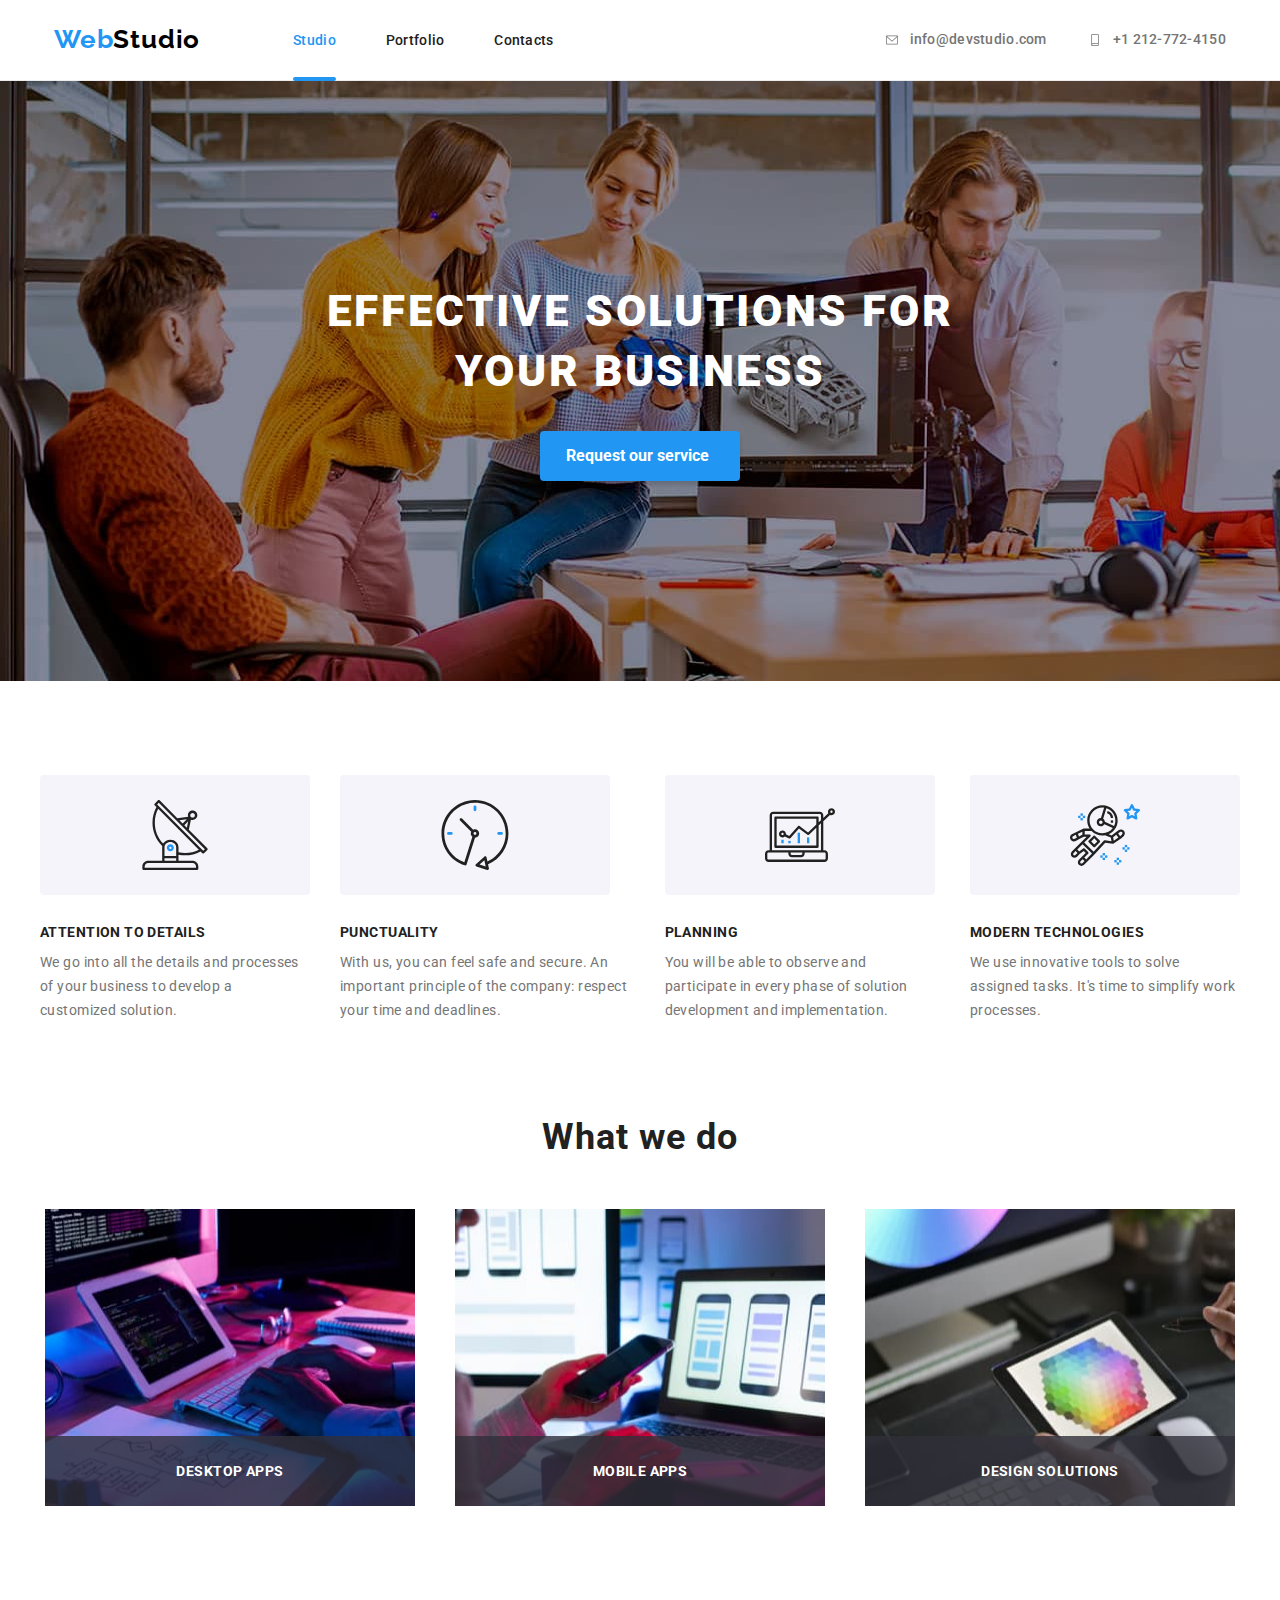
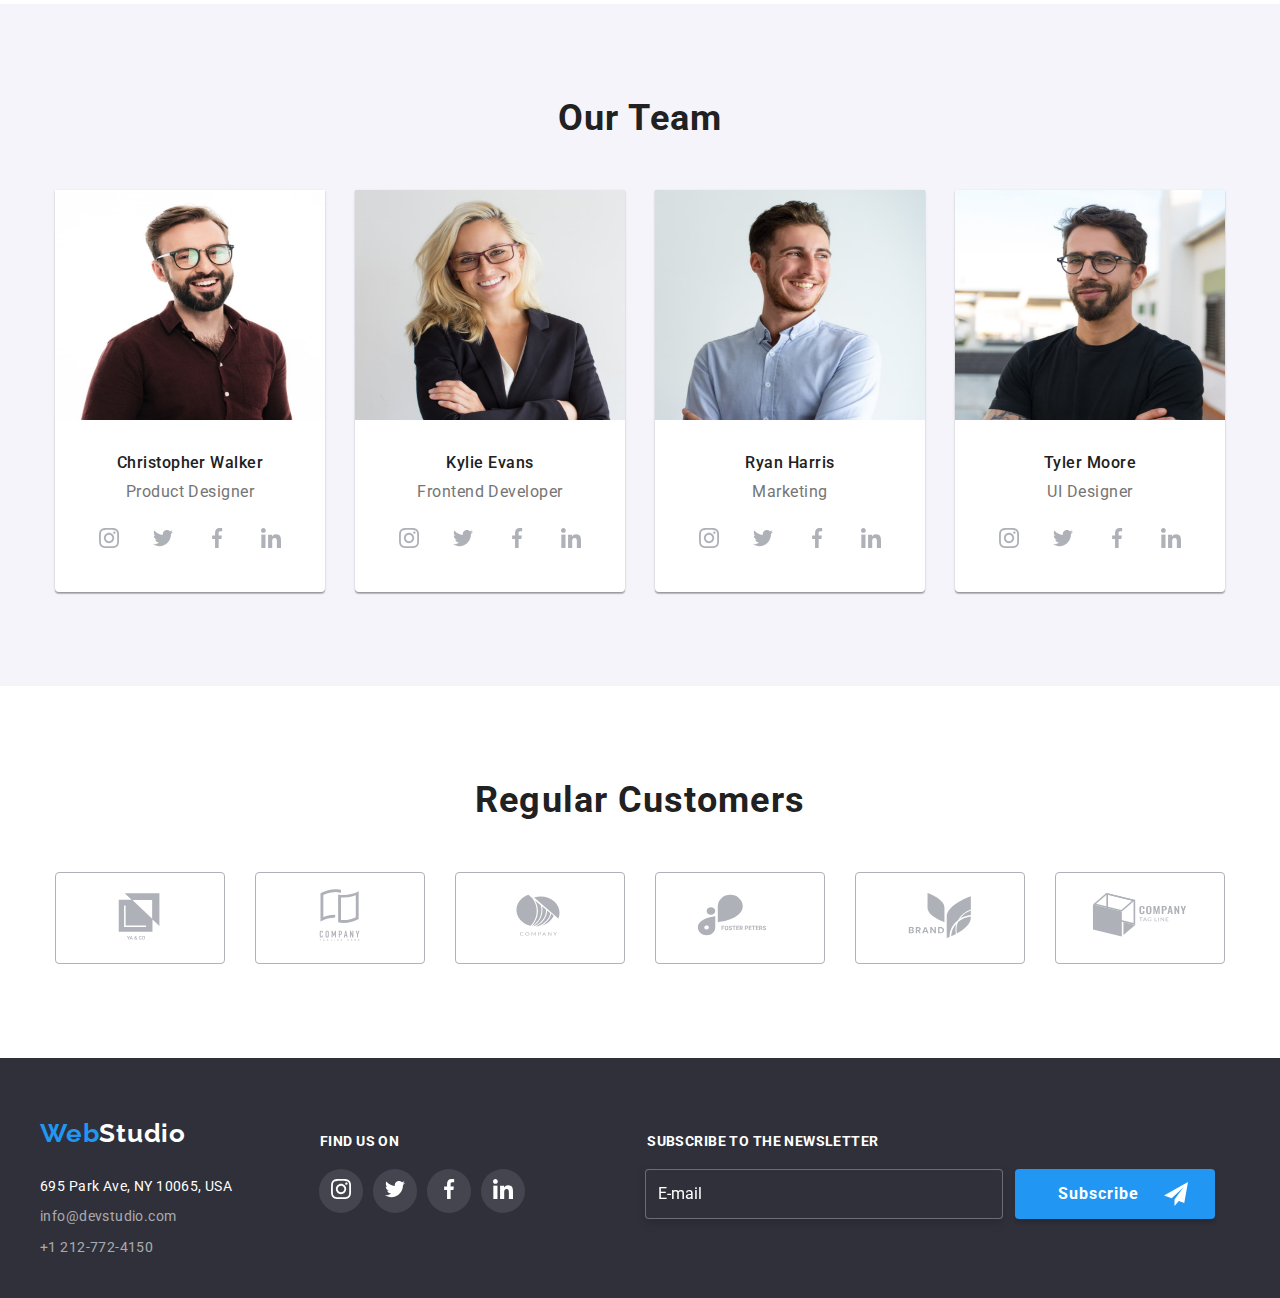
<file: index.html>
<!DOCTYPE html>
<html lang="en">
    <head>
        <meta charset="UTF-8" />

        <link
            rel="stylesheet"
            href="https://cdnjs.cloudflare.com/ajax/libs/modern-normalize/1.0.0/modern-normalize.min.css"
        />
        <link rel="preconnect" href="https://fonts.googleapis.com" />
        <link rel="preconnect" href="https://fonts.gstatic.com" crossorigin />
        <link
            href="https://fonts.googleapis.com/css2?family=Raleway:wght@700&family=Roboto:wght@400;500;700;900&display=swap"
            rel="stylesheet"
        />
        <link rel="stylesheet" href="css/styles.css" />
        <link rel="stylesheet" href="css/main.min.css" />
        <title>Web Studio</title>
    </head>
    <body>
        <!-- MODAL -->
        <div class="modal is-hidden" data-modal>
            <div class="inner-div">
                <button class="modal__close-button" data-modal-close>
                    <svg width="11" height="11">
                        <use href="images/symbols.svg#icon-X"></use>
                    </svg>
                </button>
                <h2 class="modal__title">
                    Leave your information and we'll call you back
                </h2>
                <form name="contact-form" class="modal__contact-form">
                    <label class="modal__form-item">
                        Name
                        <input
                            class="modal__contact-input"
                            type="text"
                            name="name"
                        />
                        <svg class="modal__svg" width="12" height="12">
                            <use href="images/symbols.svg#icon-contact2"></use>
                        </svg>
                    </label>
                    <label class="modal__form-item">
                        Telephone
                        <input
                            class="modal__contact-input"
                            type="tel"
                            name="telephone"
                        />
                        <svg class="modal__svg" width="12" height="12">
                            <use href="images/symbols.svg#icon-phone2"></use>
                        </svg>
                    </label>
                    <label class="modal__form-item">
                        E-mail
                        <input
                            class="modal__contact-input"
                            type="email"
                            name="email"
                        />
                        <svg class="modal__svg" width="12" height="12">
                            <use href="images/symbols.svg#icon-mail2"></use>
                        </svg>
                    </label>
                    <label class="modal__form-item">
                        Comments
                        <textarea
                            class="modal__text-area"
                            name="comments"
                            rows="6"
                            placeholder="Enter the text"
                        >
                        </textarea>
                    </label>
                    <label class="modal__checkbox">
                        <input type="checkbox" />
                        <span class="modal__replace-checkbox">
                            <svg class="check" width="11" height="8">
                                <use href="images/symbols.svg#icon-check"></use>
                            </svg>
                        </span>
                        <p>
                            I agree with the letter and accept the
                            <a href="#">Terms and Conditions</a>
                        </p>
                    </label>
                    <label class="modal__button">
                        <button class="modal__send-button" type="submit">
                            Send
                        </button>
                    </label>
                </form>
            </div>
        </div>
        <!-- HEADER SECTION -->
        <div class="header__container">
            <div class="container">
                <header class="header">
                    <a class="header__logo-1" href="#"
                        ><span class="header__logo-2">Web</span>Studio</a
                    >
                    <!-- NAVIGATION SECTION -->
                    <nav class="header__navigation">
                        <ul class="navigation-list unstyled-list">
                            <li class="navigation-list__item">
                                <a class="navigation-list__link active" href="#"
                                    >Studio</a
                                >
                            </li>
                            <li class="navigation-list__item">
                                <a
                                    class="navigation-list__link"
                                    href="portfolio.html"
                                    >Portfolio</a
                                >
                            </li>
                            <li class="navigation-list__item">
                                <a
                                    class="navigation-list__link"
                                    href="contacts.html"
                                    >Contacts</a
                                >
                            </li>
                        </ul>
                    </nav>
                    <!-- CONTACTS SECTION -->
                    <ul class="right-navigation unstyled-list">
                        <li>
                            <a
                                class="right-navigation__item mail--header"
                                href="mailto:info@devstudio.com"
                            >
                                <svg width="16" height="12">
                                    <use
                                        href="images/symbols.svg#icon-envelope"
                                    ></use>
                                </svg>
                                info@devstudio.com</a
                            >
                        </li>
                        <li>
                            <a
                                class="right-navigation__item phone--header"
                                href="tel:+12127724150"
                            >
                                <svg width="16" height="12">
                                    <use
                                        href="images/symbols.svg#icon-smartphone"
                                    ></use>
                                </svg>
                                +1 212-772-4150</a
                            >
                        </li>
                    </ul>
                </header>
            </div>
        </div>
        <main>
            <!-- REQUEST SECTION -->
            <section class="request-section">
                <h1 class="request-section__title">
                    EFFECTIVE SOLUTIONS FOR <br />
                    YOUR BUSINESS
                </h1>
                <button
                    data-modal-open
                    class="request-section__button"
                    type="button"
                >
                    Request our service
                </button>
            </section>
            <!-- STRENGHTS SECTION -->
            <div class="container">
                <section class="strenghts-section">
                    <ul class="strenghts-section__list unstyled-list">
                        <li class="strenghts__item">
                            <div class="strenghts__svg">
                                <svg height="70">
                                    <use
                                        href="images/symbols.svg#icon-antenna-1"
                                    ></use>
                                </svg>
                            </div>
                            <h2 class="strenghts__title">
                                ATTENTION TO DETAILS
                            </h2>
                            <p class="strenghts__text">
                                We go into all the details and processes of your
                                business to develop a customized solution.
                            </p>
                        </li>
                        <li class="strenghts__item">
                            <div class="strenghts__svg">
                                <svg height="70">
                                    <use
                                        href="images/symbols.svg#icon-clock-1"
                                    ></use>
                                </svg>
                            </div>
                            <h2 class="strenghts__title">PUNCTUALITY</h2>
                            <p class="strenghts__text">
                                With us, you can feel safe and secure. An
                                important principle of the company: respect your
                                time and deadlines.
                            </p>
                        </li>
                        <li class="strenghts__item">
                            <div class="strenghts__svg">
                                <svg height="70">
                                    <use
                                        href="images/symbols.svg#icon-diagram-1"
                                    ></use>
                                </svg>
                            </div>
                            <h2 class="strenghts__title">PLANNING</h2>
                            <p class="strenghts__text">
                                You will be able to observe and participate in
                                every phase of solution development and
                                implementation.
                            </p>
                        </li>
                        <li class="strenghts__item">
                            <div class="strenghts__svg">
                                <svg height="70">
                                    <use
                                        href="images/symbols.svg#icon-astronaut-1"
                                    ></use>
                                </svg>
                            </div>
                            <h2 class="strenghts__title">
                                MODERN TECHNOLOGIES
                            </h2>
                            <p class="strenghts__text">
                                We use innovative tools to solve assigned tasks.
                                It's time to simplify work processes.
                            </p>
                        </li>
                    </ul>
                </section>
                <!-- WHAT WE DO SECTION -->
                <section class="what-we-do">
                    <h2 class="what-we-do__title">What we do</h2>
                    <ul class="what-we-do__list unstyled-list">
                        <li>
                            <div class="what-we-do__container">
                                <div class="what-we-do__comment">
                                    <p>DESKTOP APPS</p>
                                </div>
                                <img
                                    width="370"
                                    height="297"
                                    src="images/img1.jpg"
                                    alt="Writing code on a PC"
                                />
                            </div>
                        </li>
                        <li>
                            <div class="what-we-do__container">
                                <div class="what-we-do__comment">
                                    <p>MOBILE APPS</p>
                                </div>
                                <img
                                    width="370"
                                    height="297"
                                    src="images/img2.jpg"
                                    alt="Coding on a
                                Laptop"
                                />
                            </div>
                        </li>
                        <li>
                            <div class="what-we-do__container">
                                <div class="what-we-do__comment">
                                    <p>DESIGN SOLUTIONS</p>
                                </div>
                                <img
                                    width="370"
                                    height="297"
                                    src="images/img3.jpg"
                                    alt="Styling on a
                                Tablet"
                                />
                            </div>
                        </li>
                    </ul>
                </section>
            </div>
            <!-- TEAM SECTION -->
            <section class="team-section">
                <h2 class="team-section__title">Our Team</h2>
                <div class="container">
                    <ul class="team-section__list unstyled-list">
                        <li class="team-section__card">
                            <img
                                class="team-section__img"
                                width="270"
                                height="260"
                                src="images/img4.jpg"
                                alt="Christopher Walker"
                            />
                            <h3 class="team-section__name">
                                Christopher Walker
                            </h3>
                            <p class="team-section__role">Product Designer</p>
                            <div class="team-section__social-icon-container">
                                <ul class="unstyled-list">
                                    <li class="team__social-icon">
                                        <a href="#">
                                            <svg
                                                class="team__icon-item"
                                                width="20"
                                                height="20"
                                            >
                                                <use
                                                    href="images/symbols.svg#icon-instagram-2"
                                                ></use>
                                            </svg>
                                        </a>
                                    </li>
                                    <li class="team__social-icon">
                                        <a href="#">
                                            <svg
                                                class="team__icon-item"
                                                width="20"
                                                height="20"
                                            >
                                                <use
                                                    href="images/symbols.svg#icon-twitter-1"
                                                ></use>
                                            </svg>
                                        </a>
                                    </li>
                                    <li class="team__social-icon">
                                        <a href="#">
                                            <svg
                                                class="team__icon-item"
                                                width="20"
                                                height="20"
                                            >
                                                <use
                                                    href="images/symbols.svg#icon-facebook-1"
                                                ></use>
                                            </svg>
                                        </a>
                                    </li>
                                    <li class="team__social-icon">
                                        <a href="#">
                                            <svg
                                                class="team__icon-item"
                                                width="20"
                                                height="20"
                                            >
                                                <use
                                                    href="images/symbols.svg#icon-linkedin-1"
                                                ></use>
                                            </svg>
                                        </a>
                                    </li>
                                </ul>
                            </div>
                        </li>
                        <li class="team-section__card">
                            <img
                                class="team-section__img"
                                width="270"
                                height="260"
                                src="images/img5.jpg"
                                alt="Kylie Evans"
                            />
                            <h3 class="team-section__name">Kylie Evans</h3>
                            <p class="team-section__role">Frontend Developer</p>
                            <div class="team-section__social-icon-container">
                                <ul class="unstyled-list">
                                    <li class="team__social-icon">
                                        <a href="#">
                                            <svg
                                                class="team__icon-item"
                                                width="20"
                                                height="20"
                                            >
                                                <use
                                                    href="images/symbols.svg#icon-instagram-2"
                                                ></use>
                                            </svg>
                                        </a>
                                    </li>
                                    <li class="team__social-icon">
                                        <a href="#">
                                            <svg
                                                class="team__icon-item"
                                                width="20"
                                                height="20"
                                            >
                                                <use
                                                    href="images/symbols.svg#icon-twitter-1"
                                                ></use>
                                            </svg>
                                        </a>
                                    </li>
                                    <li class="team__social-icon">
                                        <a href="#">
                                            <svg
                                                class="team__icon-item"
                                                width="20"
                                                height="20"
                                            >
                                                <use
                                                    href="images/symbols.svg#icon-facebook-1"
                                                ></use>
                                            </svg>
                                        </a>
                                    </li>
                                    <li class="team__social-icon">
                                        <a href="#">
                                            <svg
                                                class="team__icon-item"
                                                width="20"
                                                height="20"
                                            >
                                                <use
                                                    href="images/symbols.svg#icon-linkedin-1"
                                                ></use>
                                            </svg>
                                        </a>
                                    </li>
                                </ul>
                            </div>
                        </li>
                        <li class="team-section__card">
                            <img
                                class="team-section__img"
                                width="270"
                                height="260"
                                src="images/img6.jpg"
                                alt="Ryan Harris"
                            />
                            <h3 class="team-section__name">Ryan Harris</h3>
                            <p class="team-section__role">Marketing</p>
                            <div class="team-section__social-icon-container">
                                <ul class="unstyled-list">
                                    <li class="team__social-icon">
                                        <a href="#">
                                            <svg
                                                class="team__icon-item"
                                                width="20"
                                                height="20"
                                            >
                                                <use
                                                    href="images/symbols.svg#icon-instagram-2"
                                                ></use>
                                            </svg>
                                        </a>
                                    </li>
                                    <li class="team__social-icon">
                                        <a href="#">
                                            <svg
                                                class="team__icon-item"
                                                width="20"
                                                height="20"
                                            >
                                                <use
                                                    href="images/symbols.svg#icon-twitter-1"
                                                ></use>
                                            </svg>
                                        </a>
                                    </li>
                                    <li class="team__social-icon">
                                        <a href="#">
                                            <svg
                                                class="team__icon-item"
                                                width="20"
                                                height="20"
                                            >
                                                <use
                                                    href="images/symbols.svg#icon-facebook-1"
                                                ></use>
                                            </svg>
                                        </a>
                                    </li>
                                    <li class="team__social-icon">
                                        <a href="#">
                                            <svg
                                                class="team__icon-item"
                                                width="20"
                                                height="20"
                                            >
                                                <use
                                                    href="images/symbols.svg#icon-linkedin-1"
                                                ></use>
                                            </svg>
                                        </a>
                                    </li>
                                </ul>
                            </div>
                        </li>
                        <li class="team-section__card">
                            <img
                                class="team-section__img"
                                width="270"
                                height="260"
                                src="images/img7.jpg"
                                alt="Tyler Moore"
                            />
                            <h3 class="team-section__name">Tyler Moore</h3>
                            <p class="team-section__role">UI Designer</p>
                            <div class="team-section__social-icon-container">
                                <ul class="unstyled-list">
                                    <li class="team__social-icon">
                                        <a href="#">
                                            <svg
                                                class="team__icon-item"
                                                width="20"
                                                height="20"
                                            >
                                                <use
                                                    href="images/symbols.svg#icon-instagram-2"
                                                ></use>
                                            </svg>
                                        </a>
                                    </li>
                                    <li class="team__social-icon">
                                        <a href="#">
                                            <svg
                                                class="team__icon-item"
                                                width="20"
                                                height="20"
                                            >
                                                <use
                                                    href="images/symbols.svg#icon-twitter-1"
                                                ></use>
                                            </svg>
                                        </a>
                                    </li>
                                    <li class="team__social-icon">
                                        <a href="#">
                                            <svg
                                                class="team__icon-item"
                                                width="20"
                                                height="20"
                                            >
                                                <use
                                                    href="images/symbols.svg#icon-facebook-1"
                                                ></use>
                                            </svg>
                                        </a>
                                    </li>
                                    <li class="team__social-icon">
                                        <a href="#">
                                            <svg
                                                class="team__icon-item"
                                                width="20"
                                                height="20"
                                            >
                                                <use
                                                    href="images/symbols.svg#icon-linkedin-1"
                                                ></use>
                                            </svg>
                                        </a>
                                    </li>
                                </ul>
                            </div>
                        </li>
                    </ul>
                </div>
            </section>
            <!-- CUSTOMER SECTION -->
            <div class="container">
                <section class="customer-section">
                    <h2 class="customer-section__title">Regular Customers</h2>
                    <ul class="customer-section__list unstyled-list">
                        <li class="customer-section__items">
                            <a href="#">
                                <svg width="106" height="60">
                                    <use
                                        class="customer-section__icon"
                                        href="images/symbols.svg#icon-customer-1"
                                    ></use>
                                </svg>
                            </a>
                        </li>
                        <li class="customer-section__items">
                            <a href="#">
                                <svg width="106" height="60">
                                    <use
                                        class="customer-section__icon"
                                        href="images/symbols.svg#icon-customer-2"
                                    ></use>
                                </svg>
                            </a>
                        </li>
                        <li class="customer-section__items">
                            <a href="#">
                                <svg class="" width="106" height="60">
                                    <use
                                        class="customer-section__icon"
                                        href="images/symbols.svg#icon-customer-3"
                                    ></use>
                                </svg>
                            </a>
                        </li>
                        <li class="customer-section__items">
                            <a href="#">
                                <svg class="" width="106" height="60">
                                    <use
                                        class="customer-section__icon"
                                        href="images/symbols.svg#icon-customer-4"
                                    ></use>
                                </svg>
                            </a>
                        </li>
                        <li class="customer-section__items">
                            <a href="#">
                                <svg class="" width="106" height="60">
                                    <use
                                        class="customer-section__icon"
                                        href="images/symbols.svg#icon-customer-5"
                                    ></use>
                                </svg>
                            </a>
                        </li>
                        <li class="customer-section__items">
                            <a href="#">
                                <svg class="" width="106" height="60">
                                    <use
                                        class="customer-section__icon"
                                        href="images/symbols.svg#icon-customer-6"
                                    ></use>
                                </svg>
                            </a>
                        </li>
                    </ul>
                </section>
            </div>
        </main>
        <!-- FOOTER  -->
        <footer class="footer-section">
            <div class="container">
                <div class="footer-section__titles">
                    <a
                        class="footer-section__logo-1 footer-section--styles"
                        href="#"
                        ><span class="header__logo-2">Web</span>Studio</a
                    >
                    <h3 class="footer-section__svg-title">FIND US ON</h3>
                    <h3 class="footer-section__news">
                        SUBSCRIBE TO THE NEWSLETTER
                    </h3>
                </div>
                <address class="footer__container">
                    <ul class="footer__list unstyled-list">
                        <li class="footer__list-item">
                            <a class="address footer-section--styles" href=""
                                >695 Park Ave, NY 10065, USA</a
                            >
                        </li>
                        <li class="footer__list-item">
                            <a
                                class="email-footer footer-section--styles"
                                href="mailto:info@devstudio.com"
                                >info@devstudio.com</a
                            >
                        </li>
                        <li class="footer__list-item footer-phone">
                            <a
                                class="phone-nr-footer footer-section--styles"
                                href="tel:+12127724150"
                                >+1 212-772-4150</a
                            >
                        </li>
                    </ul>
                    <div>
                        <ul class="footer__icon-container unstyled-list">
                            <li
                                class="footer__icon-list footer__icon-background"
                            >
                                <a href="#">
                                    <svg
                                        class="footer__svg"
                                        width="20"
                                        height="20"
                                    >
                                        <use
                                            href="images/symbols.svg#icon-instagram-2"
                                        ></use>
                                    </svg>
                                </a>
                            </li>
                            <li
                                class="footer__icon-list footer__icon-background"
                            >
                                <a href="#">
                                    <svg
                                        class="footer__svg"
                                        width="20"
                                        height="20"
                                    >
                                        <use
                                            href="images/symbols.svg#icon-twitter-1"
                                        ></use>
                                    </svg>
                                </a>
                            </li>
                            <li
                                class="footer__icon-list footer__icon-background"
                            >
                                <a href="#">
                                    <svg
                                        class="footer__svg"
                                        width="20"
                                        height="20"
                                    >
                                        <use
                                            href="images/symbols.svg#icon-facebook-1"
                                        ></use>
                                    </svg>
                                </a>
                            </li>
                            <li
                                class="footer__icon-list footer__icon-background"
                            >
                                <a href="#">
                                    <svg
                                        class="footer__svg"
                                        width="20"
                                        height="20"
                                    >
                                        <use
                                            href="images/symbols.svg#icon-linkedin-1"
                                        ></use>
                                    </svg>
                                </a>
                            </li>
                        </ul>
                    </div>
                    <div>
                        <ul class="footer__news-container unstyled-list">
                            <li>
                                <input
                                    type="email"
                                    name="email"
                                    placeholder="E-mail"
                                    class="footer__e-mail-input"
                                />
                            </li>
                            <li>
                                <button
                                    class="footer__subscribe-button"
                                    type="submit"
                                >
                                    <h3>Subscribe</h3>
                                    <svg
                                        class="footer__send-icon"
                                        width="24"
                                        height="24"
                                    >
                                        <use
                                            href="images/symbols.svg#icon-send"
                                        ></use>
                                    </svg>
                                </button>
                            </li>
                        </ul>
                    </div>
                </address>
            </div>
        </footer>
        <script src="./js/modal.js"></script>
    </body>
</html>
</file>
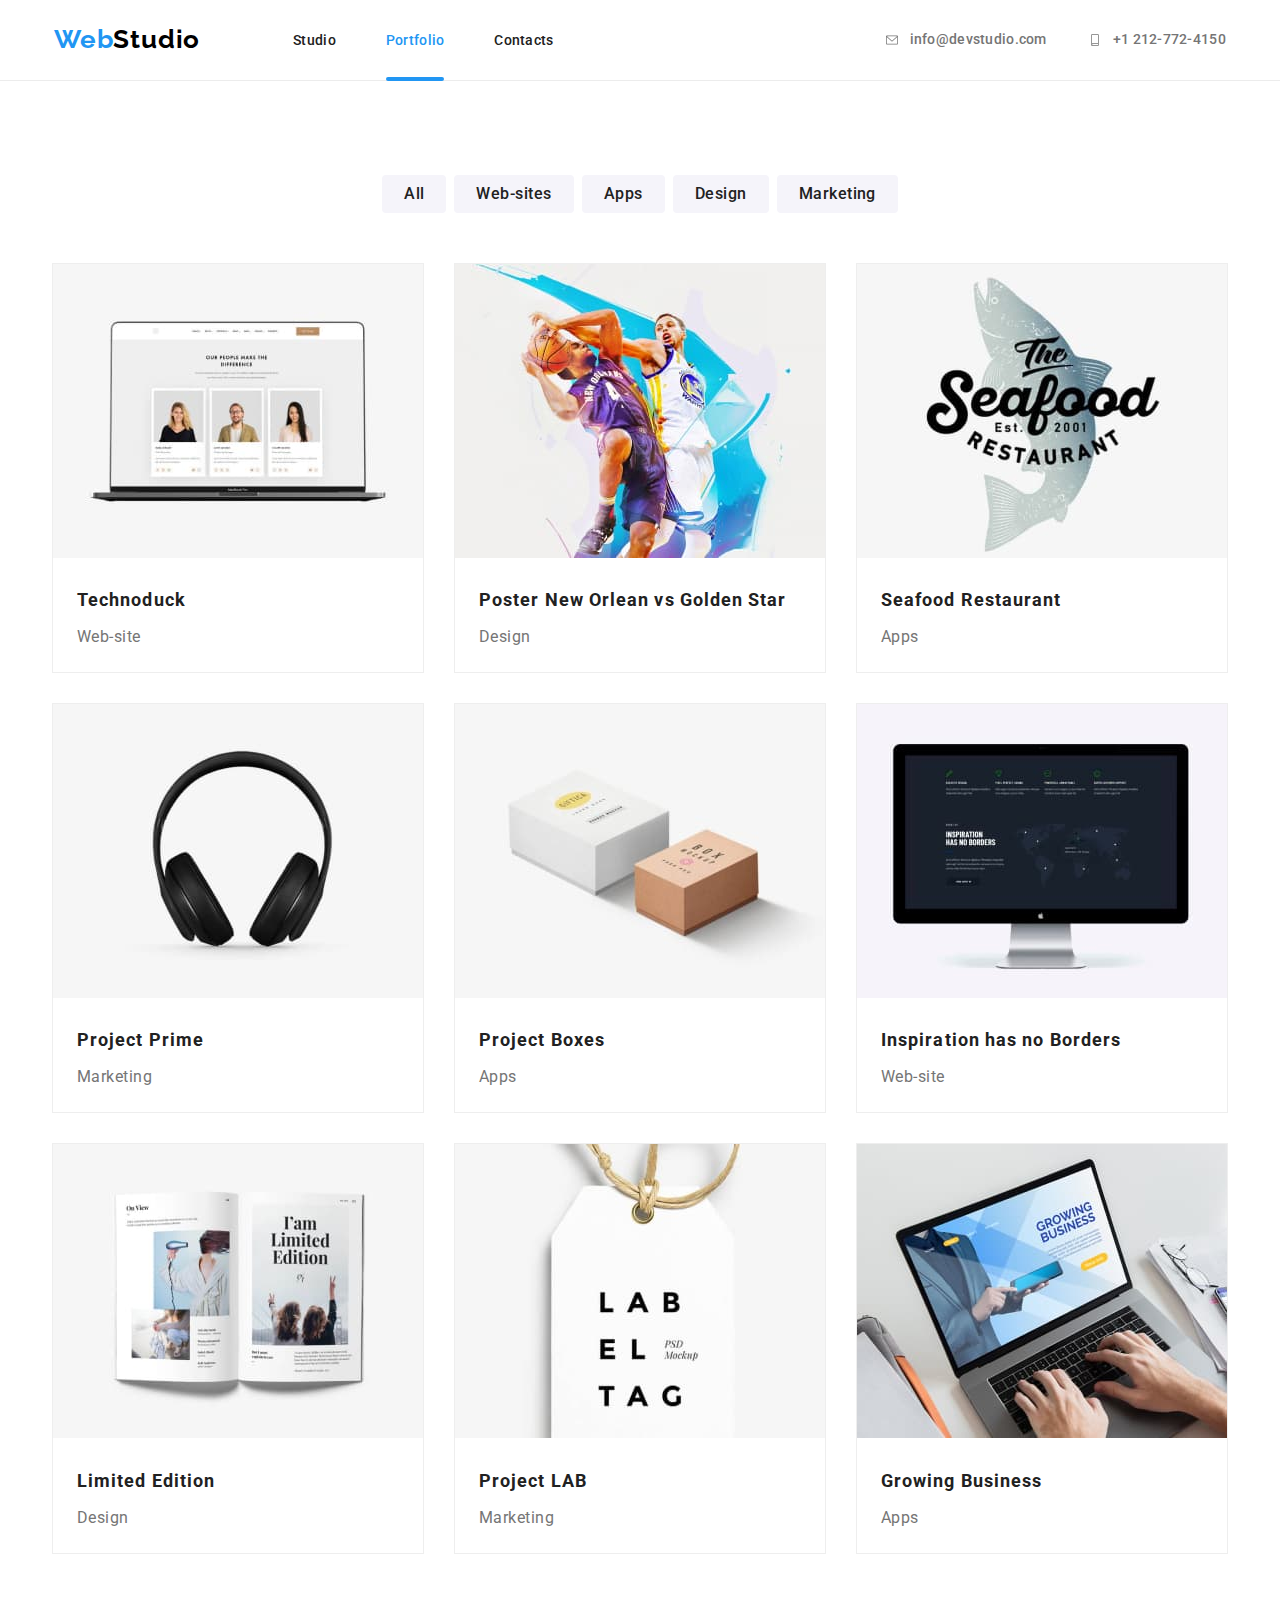
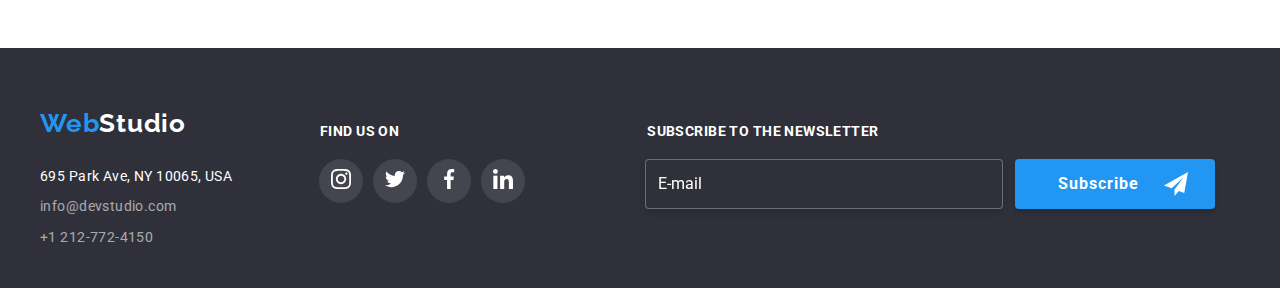
<file: portfolio.html>
<!DOCTYPE html>
<html lang="en">
    <head>
        <meta charset="UTF-8" />
        <link
            rel="stylesheet"
            href="https://cdnjs.cloudflare.com/ajax/libs/modern-normalize/1.0.0/modern-normalize.min.css"
        />
        <link rel="preconnect" href="https://fonts.googleapis.com" />
        <link rel="preconnect" href="https://fonts.gstatic.com" crossorigin />
        <link
            href="https://fonts.googleapis.com/css2?family=Raleway:wght@700&family=Roboto:wght@400;500;700;900&display=swap"
            rel="stylesheet"
        />
        <link rel="stylesheet" href="css/styles.css" />
        <link rel="stylesheet" href="css/main.min.css" />
        <title>Web Studio</title>
    </head>
    <body>
        <!-- HEADER SECTION -->
        <div class="header__container">
            <header class="header">
                <a class="header__logo-1" href="#"
                    ><span class="header__logo-2">Web</span>Studio</a
                >
                <!-- NAVIGATION SECTION -->
                <nav class="header__navigation">
                    <ul class="navigation-list unstyled-list">
                        <li class="navigation-list__item">
                            <a class="navigation-list__link" href="index.html"
                                >Studio</a
                            >
                        </li>
                        <li class="navigation-list__item">
                            <a class="navigation-list__link active" href="#"
                                >Portfolio</a
                            >
                        </li>
                        <li class="navigation-list__item">
                            <a
                                class="navigation-list__link"
                                href="contacts.html"
                                >Contacts</a
                            >
                        </li>
                    </ul>
                </nav>
                <!-- CONTACTS SECTION -->
                <ul class="right-navigation unstyled-list">
                    <li class="mail--header">
                        <a
                            class="right-navigation__item"
                            href="mailto:info@devstudio.com"
                        >
                            <svg class="icon-hover" width="16" height="12">
                                <use
                                    href="images/symbols.svg#icon-envelope"
                                ></use>
                            </svg>
                            info@devstudio.com</a
                        >
                    </li>
                    <li>
                        <a
                            class="phone--header right-navigation__item"
                            href="tel:+12127724150"
                        >
                            <svg class="icon-hover" width="16" height="12">
                                <use
                                    href="images/symbols.svg#icon-smartphone"
                                ></use>
                            </svg>
                            +1 212-772-4150</a
                        >
                    </li>
                </ul>
            </header>
        </div>
        <!-- MAIN -->
        <div class="container">
            <main>
                <!-- FILTER SECTION -->
                <section>
                    <ul class="filter unstyled-list">
                        <li>
                            <button class="filter__p-button" type="button">
                                All
                            </button>
                        </li>
                        <li>
                            <button class="filter__p-button" type="button">
                                Web-sites
                            </button>
                        </li>
                        <li>
                            <button class="filter__p-button" type="button">
                                Apps
                            </button>
                        </li>
                        <li>
                            <button class="filter__p-button" type="button">
                                Design
                            </button>
                        </li>
                        <li>
                            <button class="filter__p-button" type="button">
                                Marketing
                            </button>
                        </li>
                    </ul>
                </section>
                <!-- PORTFOLIO ELEMENTS SECTION -->
                <section class="p-container">
                    <ul class="card-set unstyled-list">
                        <li class="card-set__item">
                            <div class="card-container">
                                <div class="card-set__top">
                                    <div class="overlay">
                                        <p class="overlay__text">
                                            Technoduck is a state-of-the-art
                                            coronavirus distribution platform.
                                            Companies use this platform for
                                            digital espionage and attacks on
                                            competitors' secure servers.
                                        </p>
                                    </div>
                                    <img
                                        width="370"
                                        height="294"
                                        src="./images/p1.jpg"
                                        alt="Laptop"
                                    />
                                </div>
                                <div>
                                    <h3 class="card-set__name">Technoduck</h3>
                                    <p class="card-set__type">Web-site</p>
                                </div>
                            </div>
                        </li>
                        <li class="card-set__item">
                            <div class="card-container">
                                <div class="card-set__top">
                                    <div class="overlay">
                                        <p></p>
                                    </div>
                                    <img
                                        width="370"
                                        height="294"
                                        src="./images/p2.jpg"
                                        alt="Dunking"
                                    />
                                </div>
                                <h3 class="card-set__name">
                                    Poster New Orlean vs Golden Star
                                </h3>
                                <p class="card-set__type">Design</p>
                            </div>
                        </li>
                        <li class="card-set__item">
                            <div class="card-container">
                                <div class="card-set__top">
                                    <div class="overlay">
                                        <p></p>
                                    </div>
                                    <img
                                        width="370"
                                        height="294"
                                        src="./images/p3.jpg"
                                        alt="The Seafood Restaurant"
                                    />
                                </div>
                                <h3 class="card-set__name">
                                    Seafood Restaurant
                                </h3>
                                <p class="card-set__type">Apps</p>
                            </div>
                        </li>
                        <li class="card-set__item">
                            <div class="card-container">
                                <div class="card-set__top">
                                    <div class="overlay">
                                        <p></p>
                                    </div>
                                    <img
                                        width="370"
                                        height="294"
                                        src="./images/p4.jpg"
                                        alt="Headset"
                                    />
                                </div>
                                <h3 class="card-set__name">Project Prime</h3>
                                <p class="card-set__type">Marketing</p>
                            </div>
                        </li>
                        <li class="card-set__item">
                            <div class="card-container">
                                <div class="card-set__top">
                                    <div class="overlay">
                                        <p></p>
                                    </div>
                                    <img
                                        width="370"
                                        height="294"
                                        src="./images/p5.jpg"
                                        alt="Two Boxes"
                                    />
                                </div>
                                <h3 class="card-set__name">Project Boxes</h3>
                                <p class="card-set__type">Apps</p>
                            </div>
                        </li>

                        <li class="card-set__item">
                            <div class="card-container">
                                <div class="card-set__top">
                                    <div class="overlay">
                                        <p></p>
                                    </div>
                                    <img
                                        width="370"
                                        height="294"
                                        src="./images/p6.jpg"
                                        alt="Apple Monitor"
                                    />
                                </div>
                                <h3 class="card-set__name">
                                    Inspiration has no Borders
                                </h3>
                                <p class="card-set__type">Web-site</p>
                            </div>
                        </li>

                        <li class="card-set__item">
                            <div class="card-container">
                                <div class="card-set__top">
                                    <div class="overlay">
                                        <p></p>
                                    </div>
                                    <img
                                        width="370"
                                        height="294"
                                        src="./images/p7.jpg"
                                        alt="Open book"
                                    />
                                </div>
                                <h3 class="card-set__name">Limited Edition</h3>
                                <p class="card-set__type">Design</p>
                            </div>
                        </li>
                        <li class="card-set__item">
                            <div class="card-container">
                                <div class="card-set__top">
                                    <div class="overlay">
                                        <p></p>
                                    </div>
                                    <img
                                        width="370"
                                        height="294"
                                        src="./images/p8.jpg"
                                        alt="Label Tag"
                                    />
                                </div>
                                <h3 class="card-set__name">Project LAB</h3>
                                <p class="card-set__type">Marketing</p>
                            </div>
                        </li>
                        <li class="card-set__item">
                            <div class="card-container">
                                <div class="card-set__top">
                                    <div class="overlay">
                                        <p></p>
                                    </div>
                                    <img
                                        width="370"
                                        height="294"
                                        src="./images/p9.jpg"
                                        alt="Working on Laptop"
                                    />
                                </div>
                                <h3 class="card-set__name">Growing Business</h3>
                                <p class="card-set__type">Apps</p>
                            </div>
                        </li>
                    </ul>
                </section>
            </main>
        </div>
        <!-- FOOTER  -->
        <footer class="footer-section">
            <div class="container">
                <div class="footer-section__titles">
                    <a
                        class="footer-section__logo-1 footer-section--styles"
                        href="#"
                        ><span class="header__logo-2">Web</span>Studio</a
                    >
                    <h3 class="footer-section__svg-title">FIND US ON</h3>
                    <h3 class="footer-section__news">
                        SUBSCRIBE TO THE NEWSLETTER
                    </h3>
                </div>
                <address class="footer__container">
                    <ul class="footer__list unstyled-list">
                        <li class="footer__list-item">
                            <a class="address footer-section--styles" href=""
                                >695 Park Ave, NY 10065, USA</a
                            >
                        </li>
                        <li class="footer__list-item">
                            <a
                                class="email-footer footer-section--styles"
                                href="mailto:info@devstudio.com"
                                >info@devstudio.com</a
                            >
                        </li>
                        <li class="footer__list-item footer-phone">
                            <a
                                class="phone-nr-footer footer-section--styles"
                                href="tel:+12127724150"
                                >+1 212-772-4150</a
                            >
                        </li>
                    </ul>
                    <div>
                        <ul class="footer__icon-container unstyled-list">
                            <li
                                class="footer__icon-list footer__icon-background"
                            >
                                <a href="#">
                                    <svg
                                        class="footer__svg"
                                        width="20"
                                        height="20"
                                    >
                                        <use
                                            href="images/symbols.svg#icon-instagram-2"
                                        ></use>
                                    </svg>
                                </a>
                            </li>
                            <li
                                class="footer__icon-list footer__icon-background"
                            >
                                <a href="#">
                                    <svg
                                        class="footer__svg"
                                        width="20"
                                        height="20"
                                    >
                                        <use
                                            href="images/symbols.svg#icon-twitter-1"
                                        ></use>
                                    </svg>
                                </a>
                            </li>
                            <li
                                class="footer__icon-list footer__icon-background"
                            >
                                <a href="#">
                                    <svg
                                        class="footer__svg"
                                        width="20"
                                        height="20"
                                    >
                                        <use
                                            href="images/symbols.svg#icon-facebook-1"
                                        ></use>
                                    </svg>
                                </a>
                            </li>
                            <li
                                class="footer__icon-list footer__icon-background"
                            >
                                <a href="#">
                                    <svg
                                        class="footer__svg"
                                        width="20"
                                        height="20"
                                    >
                                        <use
                                            href="images/symbols.svg#icon-linkedin-1"
                                        ></use>
                                    </svg>
                                </a>
                            </li>
                        </ul>
                    </div>
                    <div>
                        <ul class="footer__news-container unstyled-list">
                            <li>
                                <input
                                    type="email"
                                    name="email"
                                    placeholder="E-mail"
                                    class="footer__e-mail-input"
                                />
                            </li>
                            <li>
                                <button
                                    class="footer__subscribe-button"
                                    type="submit"
                                >
                                    <h3>Subscribe</h3>
                                    <svg
                                        class="footer__send-icon"
                                        width="24"
                                        height="24"
                                    >
                                        <use
                                            href="images/symbols.svg#icon-send"
                                        ></use>
                                    </svg>
                                </button>
                            </li>
                        </ul>
                    </div>
                </address>
            </div>
        </footer>
    </body>
</html>
</file>
<file: css/styles.css>
/* VARIABLES */

:root {
    --brand-color: #2196f3;
    --brand-color-dark: #212121;
    --brand-color-light: #757575;
    --brand-color-background: #2f303a;
    --transition-duration: 250ms;
    --timing-function: cubic-bezier(0.4, 0, 0.2, 1);
}

/* GLOBALS */

* {
    margin-block-start: 0px;
    margin-block-end: 0px;
    margin-inline-start: 0px;
    margin-inline-end: 0px;
    padding-inline-start: 0px;
}

body {
    font-family: "Roboto";
    font-style: normal;
    font-weight: 400;
    color: var(--brand-color-dark);
}

.unstyled-list {
    list-style: none;
}

/* HEADER STYLES */

.header__container {
    display: flex;
    justify-content: center;
    border-bottom: 1px solid #ececec;
}

.header {
    display: flex;
    background-color: white;
}

.navigation-list,
.header__navigation {
    display: flex;
    align-items: center;
}

.right-navigation {
    display: flex;
    align-items: center;
    margin-left: 330px;
    gap: 40px;
}

.header__logo-1 {
    text-decoration: none;
    font-family: "Raleway";
    font-weight: 700;
    font-size: 26px;
    line-height: 1.2;
    letter-spacing: 0.03em;
    color: black;
    display: flex;
    align-items: center;
    margin: 24px 93px 25px auto;
}

.header__logo-2 {
    text-decoration: none;
    font-family: "Raleway";
    font-weight: 700;
    font-size: 26px;
    line-height: 1.2;
    letter-spacing: 0.03em;
    color: var(--brand-color);
}

.phone--header {
    display: flex;
    width: max-content;
}

.navigation-list {
    gap: 50px;
}

.navigation-list__link {
    text-decoration: none;
    font-weight: 500;
    font-size: 14px;
    line-height: 1.14;
    letter-spacing: 0.02em;
    color: var(--brand-color-dark);
    transition: color var(--transition-duration) var(--timing-function);
}

.navigation-list__item {
    position: relative;
}

.active::after {
    content: "";
    border: 2px solid var(--brand-color);
    width: 100%;
    position: absolute;
    bottom: -32px;
    border-radius: 2px;
    left: 0;
}

.active {
    color: var(--brand-color);
}

.navigation-list__link:focus::after {
    visibility: visible;
}

.navigation-list__link:hover,
.navigation-list__link:focus {
    color: var(--brand-color);
}

.right-navigation__item {
    display: flex;
    align-items: center;
    gap: 10px;
    text-decoration: none;
    font-weight: 500;
    font-size: 14px;
    line-height: 1.14;
    letter-spacing: 0.02em;
    color: var(--brand-color-light);
    transition-property: color, stroke;
    transition-duration: 250ms;
    transition-timing-function: linear;
}

.right-navigation__item:hover,
.right-navigation__item:focus {
    color: var(--brand-color);
    stroke: var(--brand-color);
}

/* REQUEST SECTION STYLES */

.request-section {
    display: flex;
    flex-direction: column;
    align-items: center;
    justify-content: center;
    margin: 0px auto;

    background: url("../images/background.jpg") no-repeat,
        linear-gradient(rgba(0, 0, 0, 0.4), rgba(0, 0, 0, 0.4));
    background-size: cover;
}

.request-section__title {
    font-weight: 900;
    font-size: 44px;
    line-height: 60px;
    text-align: center;
    letter-spacing: 0.06em;
    text-transform: uppercase;
    color: #ffffff;
    margin: 200px auto 30px auto;
}

.request-section__button {
    width: 200px;
    height: 50px;

    background: var(--brand-color);
    box-shadow: 0px 4px 4px rgba(0, 0, 0, 0.15);
    border-radius: 4px;
    border: none;

    font-family: "Roboto";
    font-weight: 700;
    font-size: 16px;
    line-height: 1.88;
    color: #ffffff;
    margin-bottom: 200px;

    cursor: pointer;
}

/* MODAL */

.modal {
    background: rgba(0, 0, 0, 0.2);
    position: fixed;
    left: 0;
    top: 0;
    width: 100%;
    height: 100%;
    z-index: 100;
    display: flex;
    justify-content: center;
    align-items: center;
    opacity: 1;
    transition: opacity var(--transition-duration) var(--timing-function);
}

.inner-div {
    position: absolute;
    left: 50%;
    top: 50%;
    transform: translate(-50%, -50%);
    width: 528px;
    height: 581px;
    background-color: #ffff;
    box-shadow: 0px 1px 3px rgba(0, 0, 0, 0.12), 0px 1px 1px rgba(0, 0, 0, 0.14),
        0px 2px 1px rgba(0, 0, 0, 0.2);
    border-radius: 4px;
    transform: translate(-50%, -50%) scale(1);
    transition: transform 2s var(--timing-function);
}

.is-hidden {
    visibility: hidden;
    opacity: 0;
    transform: scale(0, 1);
}

.modal__close-button {
    position: absolute;
    top: 8px;
    left: 490px;
    width: 30px;
    height: 30px;
    background: #ffffff;
    border: 1px solid rgba(0, 0, 0, 0.1);
    border-radius: 50%;
    padding-top: 0px;
    padding-bottom: 0px;
    padding-right: 0px;
}

.modal__title {
    font-weight: 700;
    font-size: 20px;
    line-height: 23px;
    text-align: center;
    letter-spacing: 0.03em;
    padding-top: 40px;

    color: var(--brand-color-dark);
}

.modal__contact-form {
    display: flex;
    flex-direction: column;
    gap: 10px;
    margin-top: 12px;
    padding: 0px 40px;
}

.modal__form-item {
    display: flex;
    flex-direction: column;
    gap: 4px;
    color: var(--brand-color-light);
    font-size: 12px;
    line-height: 14px;
    letter-spacing: 0.01em;
    position: relative;
}

.modal__contact-input {
    width: 448px;
    height: 40px;
    padding-left: 42px;
    border: 1px solid rgba(33, 33, 33, 0.2);
    background: #ffffff;
    box-shadow: 0px 1px 3px rgba(0, 0, 0, 0.12), 0px 1px 1px rgba(0, 0, 0, 0.14),
        0px 2px 1px rgba(0, 0, 0, 0.2);
    border-radius: 4px;
}

.modal__svg {
    position: absolute;
    top: 32px;
    left: 15px;
}

.modal__form-item textarea {
    border: 1px solid rgba(33, 33, 33, 0.2);
    border-radius: 4px;
    padding: 12px 16px;
    background: #ffffff;
    box-shadow: 0px 1px 3px rgba(0, 0, 0, 0.12), 0px 1px 1px rgba(0, 0, 0, 0.14),
        0px 2px 1px rgba(0, 0, 0, 0.2);
    resize: none;
}

.modal__form-item textarea::placeholder {
    color: var(--brand-color-light);
}

.modal__checkbox a {
    color: var(--brand-color);
}

.modal__checkbox input {
    display: none;
}

.modal__checkbox {
    margin-top: 10px;
    display: flex;
    justify-content: center;
    gap: 8px;
    position: relative;
}

.modal__checkbox p {
    font-size: 14px;
    line-height: 24px;
    letter-spacing: 0.03em;
    color: var(--brand-color-light);
}

.modal__send-button {
    width: 200px;
    height: 50px;
    background: #2196f3;
    box-shadow: 0px 4px 4px rgba(0, 0, 0, 0.15);
    border-radius: 4px;

    font-weight: 700;
    font-size: 16px;
    line-height: 30px;
    color: #ffff;

    padding-bottom: 0px;
    padding-right: 0px;
    padding-top: 0px;
}

.modal__button {
    display: flex;
    justify-content: center;
    margin-top: 19px;
}

.modal__replace-checkbox {
    width: 15px;
    height: 16px;
    border: 2px solid black;
    border-radius: 4px;
    position: absolut;
    top: 4px;
    left: 7px;
    display: flex;
    justify-content: center;
    align-items: center;
    margin-top: 4px;
}

.modal__contact-form input[type="checkbox"]:checked + .modal__replace-checkbox {
    background-color: var(--brand-color);
    border: var(--brand-color);
}

.modal__contact-form
    input[type="checkbox"]:checked
    + .modal__replace-checkbox
    svg {
    opacity: 1;
    display: flex;
    align-items: center;
    justify-content: center;
}

.modal__contact-form input[type="checkbox"] {
    display: none;
}

.modal__checkbox svg {
    position: static;
    opacity: 0;
    fill: #ffffff;
}

.modal__form-item input:focus + svg {
    fill: var(--brand-color);
}

.modal__contact-input:focus {
    border-color: var(--brand-color);
    outline: none;
}

.modal__text-area:focus {
    border-color: var(--brand-color);
    outline: none;
}

/* STRENGHTS SECTION */
.strenghts-section {
    display: flex;
}

.strenghts-section__list {
    display: flex;
    gap: 30px;
    margin: 94px auto;
}

.strenghts__svg {
    display: flex;
    align-items: center;
    background: #f5f4fa;
    border-radius: 4px;
    width: 270px;
    height: 120px;
    margin-bottom: 30px;
}

.strenghts__title {
    font-weight: 700;
    font-size: 14px;
    line-height: 1.14;
    letter-spacing: 0.03em;
    text-transform: uppercase;
    margin-bottom: 10px;

    color: var(--brand-color-dark);
}

.strenghts__text {
    font-size: 14px;
    line-height: 1.71;
    letter-spacing: 0.03em;

    color: var(--brand-color-light);
}

/* WHAT WE DO SECTION */

.what-we-do__list {
    display: flex;
    gap: 30px;
    justify-content: space-around;
    padding-bottom: 94px;
}

.what-we-do__title {
    font-weight: 700;
    font-size: 36px;
    line-height: 1.16;
    text-align: center;
    letter-spacing: 0.03em;
    padding: 0px 0px 50px 0px;

    color: var(--brand-color-dark);
}

.what-we-do__container {
    position: relative;
}

.what-we-do__comment {
    font-weight: 700;
    font-size: 14px;
    line-height: 16px;
    text-align: center;
    letter-spacing: 0.03em;
    text-transform: uppercase;

    color: #ffff;

    position: absolute;
    width: 370px;
    height: 70px;
    display: flex;
    justify-content: center;
    align-items: center;
    background: rgba(47, 48, 58, 0.8);
    z-index: 99;
    top: 227px;
}

/* OUR TEAM SECTION */

.team-section__card {
    background: #ffffff;

    box-shadow: 0px 1px 3px rgba(0, 0, 0, 0.12), 0px 1px 1px rgba(0, 0, 0, 0.14),
        0px 2px 1px rgba(0, 0, 0, 0.2);
    border-radius: 0px 0px 4px 4px;
}

.team-section__list {
    display: flex;
    gap: 30px;
    justify-content: center;
}

.team-section {
    background-color: #f5f4fa;
    padding-bottom: 94px;
    margin-bottom: 94px;
}

.team-section__img {
    padding-bottom: 30px;
}

.team-section__title {
    font-weight: 700;
    font-size: 36px;
    line-height: 1.16;
    text-align: center;
    letter-spacing: 0.03em;
    padding: 94px 0px 50px 0;

    color: var(--brand-color-dark);
}

.team-section__name {
    font-weight: 500;
    font-size: 16px;
    line-height: 1.18;
    text-align: center;
    letter-spacing: 0.03em;
    padding-bottom: 10px;

    color: var(--brand-color-dark);
}

.team-section__role {
    font-size: 16px;
    line-height: 1.18;
    text-align: center;
    letter-spacing: 0.03em;

    color: var(--brand-color-light);
}

.team-section__social-icon-container ul {
    display: flex;
    gap: 10px;
    justify-content: center;
    padding-top: 16px;
    padding-bottom: 30px;
}

.team__social-icon,
.footer__icon-list {
    display: flex;
    justify-content: center;
    align-items: center;
    height: 44px;
    width: 44px;
    border-radius: 50%;
    transition: background-color var(--transition-duration)
        var(--timing-function);
}

.team__social-icon:hover,
.team__social-icon:focus {
    background-color: var(--brand-color);
}

.team__icon-item {
    fill: #afb1b8;
    transition: fill var(--transition-duration) var(--timing-function);
}

.team__icon-item:hover,
.team__icon-item:focus {
    fill: #ffff;
}

/* CUSTOMER SECTION */

.customer-section__title {
    font-weight: 700;
    font-size: 36px;
    line-height: 1.16;
    text-align: center;
    letter-spacing: 0.03em;
    padding: 0px 0px 50px 0px;

    color: var(--brand-color-dark);
}

.customer-section__items {
    display: flex;
    justify-content: center;
    align-items: center;
    width: 170px;
    height: 92px;
    border: 1px solid #afb1b8;
    border-radius: 4px;
    fill: #afb1b8;
    transition: border-color var(--transition-duration) var(--timing-function);
}

.customer-section__list {
    display: flex;
    justify-content: center;
    gap: 30px;
    padding-bottom: 94px;
}

.customer-section__items:hover,
.customer-section__items:focus {
    border-color: var(--brand-color);
}

.customer-section__icon {
    fill: #afb1b8;
    transition: fill var(--transition-duration) var(--timing-function);
}

.customer-section__icon:hover,
.customer-section__icon:focus {
    fill: var(--brand-color);
}

/* FOOTER STYLES */

.footer__icon-list:hover,
.footer__icon-list:focus {
    background-color: var(--brand-color);
}

.footer__svg {
    fill: #ffffff;
}

.footer__container {
    display: flex;
    gap: 10px;
    padding-bottom: 30px;
}

.footer__list {
    margin-top: 28px;
    width: 231px;
}

.footer__list-item {
    padding-bottom: 12px;
}

.footer-section {
    background-color: var(--brand-color-background);
    padding-top: 60px;
}

.footer-section--styles {
    text-decoration: none;
    font-size: 14px;
    line-height: 1.14;
    letter-spacing: 0.03em;
    font-style: normal;

    color: #ffffff;
}

.footer-phone {
    padding-bottom: 60px;
}

.phone-nr-footer,
.email-footer {
    color: rgba(255, 255, 255, 0.6);
    transition: color var(--transition-duration) var(--timing-function);
}

.footer-section__logo-1 {
    font-family: "Raleway";
    font-weight: 700;
    font-size: 26px;
    line-height: 1.19;

    letter-spacing: 0.03em;
    color: #ffffff;
}

.footer__icon-container {
    display: flex;
    margin-left: 38px;
    padding-top: 20px;
    gap: 10px;
}

.address {
    transition: color var(--transition-duration) var(--timing-function);
}

.address:hover,
.phone-nr-footer:hover,
.email-footer:hover,
.address:focus,
.phone-nr-footer:focus,
.email-footer:focus {
    color: var(--brand-color);
}

.footer-section__svg-title {
    margin-left: 133px;
}

.footer-section__svg-title,
.footer-section__news {
    display: flex;
    align-items: end;
    font-weight: 700;
    font-size: 14px;
    line-height: 16px;
    letter-spacing: 0.03em;
    text-transform: uppercase;
    color: #ffffff;
}

.footer-section__news {
    margin-left: 248px;
}

.footer-section__titles {
    display: flex;
}

.footer__icon-background {
    background: rgba(255, 255, 255, 0.1);
}

.footer__news-container {
    display: flex;
    gap: 12px;
    margin-left: 110px;
    margin-top: 20px;
}

.footer__e-mail-input {
    width: 358px;
    height: 50px;
    border: 1px solid rgba(255, 255, 255, 0.3);
    filter: drop-shadow(0px 4px 4px rgba(0, 0, 0, 0.15));
    border-radius: 4px;
    background-color: var(--brand-color-background);
    padding-left: 12px;
}

.footer__e-mail-input::placeholder {
    color: #ffffff;
}

.footer__subscribe-button {
    width: 200px;
    height: 50px;
    background: #2196f3;
    box-shadow: 0px 4px 4px rgba(0, 0, 0, 0.15);
    border-radius: 4px;
    border: none;
    padding-top: 0px;
    padding-bottom: 0px;
    padding-right: 0px;
    display: flex;
    gap: 25px;
}

.footer__send-icon {
    display: flex;
    margin-top: 13px;
}

.footer__subscribe-button h3 {
    font-family: "Roboto";
    font-style: normal;
    font-weight: 700;
    font-size: 16px;
    line-height: 30px;
    display: flex;
    align-items: center;
    text-align: center;
    letter-spacing: 0.06em;
    margin-left: 43px;

    color: #ffffff;
}
/* PORTFOLIO FILTER SECTION */

.filter {
    display: flex;
    justify-content: center;
    gap: 8px;
    margin: 94px auto 50px auto;
}

.filter__p-button {
    background-color: #f5f4fa;
    padding: 6px 22px;

    font-weight: 500;
    font-size: 16px;
    line-height: 1.6;
    text-align: center;
    letter-spacing: 0.03em;

    color: var(--brand-color-dark);
    border-radius: 4px;
    border: none;

    cursor: pointer;
    transition-property: background-color, color, box-shadow;
    transition-duration: var(--transition-duration);
    transition-delay: var(--timing-function);
}

.filter__p-button:hover,
.filter__p-button:focus {
    background-color: var(--brand-color);
    color: #ffffff;
    box-shadow: 0px 3px 1px rgba(0, 0, 0, 0.1), 0px 1px 2px rgba(0, 0, 0, 0.08),
        0px 2px 2px rgba(0, 0, 0, 0.12);
}

/* PORTFOLIO ELEMENTS SECTION */

.card-set {
    display: flex;
    gap: 30px;
    margin-bottom: 94px;
    flex-wrap: wrap;
    justify-content: center;
}

.card-set__item {
    flex: 0 1 24%;
    background: #ffffff;
    border: 1px solid #eeeeee;
    transition: box-shadow var(--transition-duration) var(--timing-function);
}

.card-set__item:hover,
.card-set__item:focus {
    box-shadow: 0px 1px 1px rgba(0, 0, 0, 0.12), 0px 4px 4px rgba(0, 0, 0, 0.06),
        1px 4px 6px rgba(0, 0, 0, 0.16);
    cursor: pointer;
}

.card-set__name {
    font-weight: 700;
    font-size: 18px;
    line-height: 2;
    letter-spacing: 0.06em;
    padding: 20px 0px 4px 24px;

    color: var(--brand-color-dark);
}

.card-set__type {
    font-size: 16px;
    line-height: 1.87;
    letter-spacing: 0.03em;
    padding: 0px 0px 20px 24px;

    color: var(--brand-color-light);
}

.card-set__top {
    overflow: hidden;
    position: relative;
    transition: transform var(--transition-duration) var(--timing-function);
}

.overlay {
    display: flex;
    justify-content: space-evenly;
    align-items: center;
    height: 294px;
    width: 370px;
    position: absolute;
    background: rgba(33, 150, 243, 0.9);
    transform: translateY(102%);
    transition: transform 250ms linear;
    opacity: 0.5;
}

.card-set__top:hover .overlay {
    transform: translateY(0px);
}

.overlay__text {
    display: flex;
    justify-content: center;
    color: #ffff;
    width: 322px;
    height: 170px;
    font-family: Roboto;
    font-size: 18px;
    font-weight: 400;
    line-height: 28px;
    letter-spacing: 0.03em;
    text-align: left;
}

/*  */

.container {
    max-width: 1200px;
    margin: 0px auto;
}
</file>
<file: css/main.min.css>
* {
  margin-block-start: 0px;
  margin-block-end: 0px;
  margin-inline-start: 0px;
  margin-inline-end: 0px;
  padding-inline-start: 0px;
}

body {
  font-family: "Roboto";
  font-style: normal;
  font-weight: 400;
  color: var(--brand-color-dark);
}

.unstyled-list {
  list-style: none;
}

.modal {
  background: rgba(0, 0, 0, 0.2);
  position: fixed;
  left: 0;
  top: 0;
  width: 100%;
  height: 100%;
  z-index: 100;
  display: flex;
  justify-content: center;
  align-items: center;
  opacity: 1;
  transition: opacity var(--transition-duration) var(--timing-function);
}
.modal .inner-div {
  position: absolute;
  left: 50%;
  top: 50%;
  transform: translate(-50%, -50%);
  width: 528px;
  height: 581px;
  background-color: white;
  box-shadow: 0px 1px 3px rgba(0, 0, 0, 0.12), 0px 1px 1px rgba(0, 0, 0, 0.14), 0px 2px 1px rgba(0, 0, 0, 0.2);
  border-radius: 4px;
  transform: translate(-50%, -50%) scale(1);
  transition: transform 2s var(--timing-function);
}
.modal__close-button {
  position: absolute;
  top: 8px;
  left: 490px;
  width: 30px;
  height: 30px;
  background: #ffffff;
  border: 1px solid rgba(0, 0, 0, 0.1);
  border-radius: 50%;
  padding-top: 0px;
  padding-bottom: 0px;
  padding-right: 0px;
}
.modal__title {
  font-weight: 700;
  font-size: 20px;
  line-height: 23px;
  text-align: center;
  letter-spacing: 0.03em;
  padding-top: 40px;
  color: var(--brand-color-dark);
}
.modal__contact-form {
  display: flex;
  flex-direction: column;
  gap: 10px;
  margin-top: 12px;
  padding: 0px 40px;
}
.modal__form-item {
  display: flex;
  flex-direction: column;
  gap: 4px;
  color: var(--brand-color-light);
  font-size: 12px;
  line-height: 14px;
  letter-spacing: 0.01em;
  position: relative;
}
.modal__contact-input {
  width: 448px;
  height: 40px;
  padding-left: 42px;
  border: 1px solid rgba(33, 33, 33, 0.2);
  background: #ffffff;
  box-shadow: 0px 1px 3px rgba(0, 0, 0, 0.12), 0px 1px 1px rgba(0, 0, 0, 0.14), 0px 2px 1px rgba(0, 0, 0, 0.2);
  border-radius: 4px;
}
.modal__svg {
  position: absolute;
  top: 32px;
  left: 15px;
}
.modal__form-item textarea {
  border: 1px solid rgba(33, 33, 33, 0.2);
  border-radius: 4px;
  padding: 12px 16px;
  background: #ffffff;
  box-shadow: 0px 1px 3px rgba(0, 0, 0, 0.12), 0px 1px 1px rgba(0, 0, 0, 0.14), 0px 2px 1px rgba(0, 0, 0, 0.2);
  resize: none;
}
.modal__form-item textarea::placeholder {
  color: var(--brand-color-light);
}
.modal__checkbox a {
  color: var(--brand-color);
}
.modal__checkbox input {
  display: none;
}
.modal__checkbox {
  margin-top: 10px;
  display: flex;
  justify-content: center;
  gap: 8px;
  position: relative;
}
.modal__checkbox p {
  font-size: 14px;
  line-height: 24px;
  letter-spacing: 0.03em;
  color: var(--brand-color-light);
}
.modal__send-button {
  width: 200px;
  height: 50px;
  background: #2196f3;
  box-shadow: 0px 4px 4px rgba(0, 0, 0, 0.15);
  border-radius: 4px;
  font-weight: 700;
  font-size: 16px;
  line-height: 30px;
  color: white;
  padding-bottom: 0px;
  padding-right: 0px;
  padding-top: 0px;
}
.modal__button {
  display: flex;
  justify-content: center;
  margin-top: 19px;
}
.modal__replace-checkbox {
  width: 15px;
  height: 16px;
  border: 2px solid black;
  border-radius: 4px;
  position: absolut;
  top: 4px;
  left: 7px;
  display: flex;
  justify-content: center;
  align-items: center;
  margin-top: 4px;
}
.modal__contact-form input[type=checkbox]:checked + .modal__replace-checkbox {
  background-color: var(--brand-color);
  border: var(--brand-color);
}
.modal__contact-form input[type=checkbox]:checked + .modal__replace-checkbox svg {
  opacity: 1;
  display: flex;
  align-items: center;
  justify-content: center;
}
.modal__contact-form input[type=checkbox] {
  display: none;
}
.modal__checkbox svg {
  position: static;
  opacity: 0;
  fill: #ffffff;
}
.modal__form-item input:focus + svg {
  fill: var(--brand-color);
}
.modal__contact-input:focus {
  border-color: var(--brand-color);
  outline: none;
}
.modal__text-area:focus {
  border-color: var(--brand-color);
  outline: none;
}

.is-hidden {
  visibility: hidden;
  opacity: 0;
  transform: scale(0, 1);
}

.header__container {
  display: flex;
  justify-content: center;
  border-bottom: 1px solid #ececec;
}
.header__container .header {
  display: flex;
}
.header__container .header__logo-1 {
  text-decoration: none;
  font-family: "Raleway";
  font-weight: 700;
  font-size: 26px;
  line-height: 1.2;
  letter-spacing: 0.03em;
  color: black;
  display: flex;
  align-items: center;
  margin: 24px 93px 25px auto;
}
.header__container .header__logo-2 {
  text-decoration: none;
  font-family: "Raleway";
  font-weight: 700;
  font-size: 26px;
  line-height: 1.2;
  letter-spacing: 0.03em;
  color: var(--brand-color);
}

.navigation-list,
.header__navigation {
  display: flex;
  align-items: center;
}

.navigation-list {
  gap: 50px;
}
.navigation-list__link {
  text-decoration: none;
  font-weight: 500;
  font-size: 14px;
  line-height: 1.14;
  letter-spacing: 0.02em;
  color: var(--brand-color-dark);
  transition: color var(--transition-duration) var(--timing-function);
}
.navigation-list__item {
  position: relative;
}
.navigation-list .active::after {
  content: "";
  border: 2px solid var(--brand-color);
  width: 100%;
  position: absolute;
  bottom: -32px;
  border-radius: 2px;
  left: 0;
}
.navigation-list .active {
  color: var(--brand-color);
}
.navigation-list__link:focus::after {
  visibility: visible;
}
.navigation-list__link:hover, .navigation-list__link:focus {
  color: var(--brand-color);
}

.right-navigation {
  display: flex;
  align-items: center;
  margin-left: 330px;
  gap: 40px;
}
.right-navigation .phone--header {
  display: flex;
  width: max-content;
}
.right-navigation__item {
  display: flex;
  align-items: center;
  gap: 10px;
  text-decoration: none;
  font-weight: 500;
  font-size: 14px;
  line-height: 1.14;
  letter-spacing: 0.02em;
  color: var(--brand-color-light);
  transition-property: color, stroke;
  transition-duration: 250ms;
  transition-timing-function: linear;
}
.right-navigation__item:hover, .right-navigation__item:focus {
  color: var(--brand-color);
  stroke: var(--brand-color);
}

.request-section {
  display: flex;
  flex-direction: column;
  align-items: center;
  justify-content: center;
  margin: 0px auto;
  background: url("../images/background.jpg") no-repeat, linear-gradient(rgba(0, 0, 0, 0.4), rgba(0, 0, 0, 0.4));
  background-size: cover;
}
.request-section__title {
  font-weight: 900;
  font-size: 44px;
  line-height: 60px;
  text-align: center;
  letter-spacing: 0.06em;
  text-transform: uppercase;
  color: #ffffff;
  margin: 200px auto 30px auto;
}
.request-section__button {
  width: 200px;
  height: 50px;
  background: var(--brand-color);
  box-shadow: 0px 4px 4px rgba(0, 0, 0, 0.15);
  border-radius: 4px;
  border: none;
  font-family: "Roboto";
  font-weight: 700;
  font-size: 16px;
  line-height: 1.88;
  color: #ffffff;
  margin-bottom: 200px;
  cursor: pointer;
}

.strenghts-section {
  display: flex;
}
.strenghts-section__list {
  display: flex;
  gap: 30px;
  margin: 94px auto;
}
.strenghts-section .strenghts__svg {
  display: flex;
  align-items: center;
  background: #f5f4fa;
  border-radius: 4px;
  width: 270px;
  height: 120px;
  margin-bottom: 30px;
}
.strenghts-section .strenghts__title {
  font-weight: 700;
  font-size: 14px;
  line-height: 1.14;
  letter-spacing: 0.03em;
  text-transform: uppercase;
  margin-bottom: 10px;
  color: var(--brand-color-dark);
}
.strenghts-section .strenghts__text {
  font-size: 14px;
  line-height: 1.71;
  letter-spacing: 0.03em;
  color: var(--brand-color-light);
}

.what-we-do__title {
  font-weight: 700;
  font-size: 36px;
  line-height: 1.16;
  text-align: center;
  letter-spacing: 0.03em;
  padding: 0px 0px 50px 0px;
  color: var(--brand-color-dark);
}
.what-we-do__list {
  display: flex;
  gap: 30px;
  justify-content: space-around;
  padding-bottom: 94px;
}
.what-we-do__list .what-we-do__container {
  position: relative;
}
.what-we-do__list .what-we-do__comment {
  font-weight: 700;
  font-size: 14px;
  line-height: 16px;
  text-align: center;
  letter-spacing: 0.03em;
  text-transform: uppercase;
  color: white;
  position: absolute;
  width: 370px;
  height: 70px;
  display: flex;
  justify-content: center;
  align-items: center;
  background: rgba(47, 48, 58, 0.8);
  z-index: 99;
  top: 227px;
}

.team-section {
  background-color: #f5f4fa;
  padding-bottom: 94px;
  margin-bottom: 94px;
}
.team-section__title {
  font-weight: 700;
  font-size: 36px;
  line-height: 1.16;
  text-align: center;
  letter-spacing: 0.03em;
  padding: 94px 0px 50px 0;
  color: var(--brand-color-dark);
}
.team-section__list {
  display: flex;
  gap: 30px;
  justify-content: center;
}
.team-section__list .team-section__card {
  background: #ffffff;
  box-shadow: 0px 1px 3px rgba(0, 0, 0, 0.12), 0px 1px 1px rgba(0, 0, 0, 0.14), 0px 2px 1px rgba(0, 0, 0, 0.2);
  border-radius: 0px 0px 4px 4px;
}

.team-section__card .team-section__img {
  padding-bottom: 30px;
}
.team-section__card .team-section__name {
  font-weight: 500;
  font-size: 16px;
  line-height: 1.18;
  text-align: center;
  letter-spacing: 0.03em;
  padding-bottom: 10px;
  color: var(--brand-color-dark);
}
.team-section__card .team-section__role {
  font-size: 16px;
  line-height: 1.18;
  text-align: center;
  letter-spacing: 0.03em;
  color: var(--brand-color-light);
}
.team-section__card .team-section__social-icon-container ul {
  display: flex;
  gap: 10px;
  justify-content: center;
  padding-top: 16px;
  padding-bottom: 30px;
}

.team-section__social-icon-container .team__social-icon {
  display: flex;
  justify-content: center;
  align-items: center;
  height: 44px;
  width: 44px;
  border-radius: 50%;
  transition: background-color var(--transition-duration) var(--timing-function);
}
.team-section__social-icon-container .team__social-icon .team__icon-item {
  fill: #afb1b8;
  transition: fill var(--transition-duration) var(--timing-function);
}
.team-section__social-icon-container .team__social-icon:hover,
.team-section__social-icon-container .team__social-icon:focus {
  background-color: var(--brand-color);
}
.team-section__social-icon-container .team__icon-item:hover,
.team-section__social-icon-container .team__icon-item:focus {
  fill: white;
}

.customer-section__title {
  font-weight: 700;
  font-size: 36px;
  line-height: 1.16;
  text-align: center;
  letter-spacing: 0.03em;
  padding: 0px 0px 50px 0px;
  color: var(--brand-color-dark);
}

.customer-section__list {
  display: flex;
  justify-content: center;
  gap: 30px;
  padding-bottom: 94px;
}
.customer-section__list .customer-section__items {
  display: flex;
  justify-content: center;
  align-items: center;
  width: 170px;
  height: 92px;
  border: 1px solid #afb1b8;
  border-radius: 4px;
  fill: #afb1b8;
  transition: border-color var(--transition-duration) var(--timing-function);
}
.customer-section__list .customer-section__items:hover,
.customer-section__list .customer-section__items:focus {
  border-color: var(--brand-color);
}
.customer-section__list .customer-section__icon {
  fill: #afb1b8;
  transition: fill var(--transition-duration) var(--timing-function);
}
.customer-section__list .customer-section__icon:hover,
.customer-section__list .customer-section__icon:focus {
  fill: var(--brand-color);
}

.footer-section {
  background-color: var(--brand-color-background);
  padding-top: 60px;
}
.footer-section__titles {
  display: flex;
}
.footer-section__titles .footer-section__logo-1 {
  font-family: "Raleway";
  font-weight: 700;
  font-size: 26px;
  line-height: 1.19;
  letter-spacing: 0.03em;
  color: #ffffff;
}
.footer-section__titles .footer-section--styles {
  text-decoration: none;
  font-size: 26px;
  line-height: 1.14;
  letter-spacing: 0.03em;
  font-style: normal;
  color: #ffffff;
}
.footer-section__titles .footer-section__svg-title {
  margin-left: 134px;
}
.footer-section__titles .footer-section__svg-title,
.footer-section__titles .footer-section__news {
  display: flex;
  align-items: end;
  font-weight: 700;
  font-size: 14px;
  line-height: 16px;
  letter-spacing: 0.03em;
  text-transform: uppercase;
  color: #ffffff;
}
.footer-section__titles .footer-section__news {
  margin-left: 248px;
}

.footer__container {
  display: flex;
  gap: 10px;
  padding-bottom: 30px;
}
.footer__container .footer__list {
  margin-top: 28px;
  width: 231px;
}
.footer__container .footer__list .footer__list-item {
  padding-bottom: 12px;
}

.footer__list-item .phone-nr-footer,
.footer__list-item .email-footer {
  color: rgba(255, 255, 255, 0.6);
  transition: color var(--transition-duration) var(--timing-function);
}
.footer__list-item .footer-section--styles {
  text-decoration: none;
  font-size: 14px;
  line-height: 1.14;
  letter-spacing: 0.03em;
  font-style: normal;
  color: #ffffff;
}
.footer__list-item .footer-phone {
  padding-bottom: 60px;
}
.footer__list-item .address {
  transition: color var(--transition-duration) var(--timing-function);
}
.footer__list-item .address:hover,
.footer__list-item .phone-nr-footer:hover,
.footer__list-item .email-footer:hover,
.footer__list-item .address:focus,
.footer__list-item .phone-nr-footer:focus,
.footer__list-item .email-footer:focus {
  color: var(--brand-color);
}
.footer__list-item .phone-nr-footer,
.footer__list-item .email-footer {
  color: rgba(255, 255, 255, 0.6);
  transition: color var(--transition-duration) var(--timing-function);
}

.footer__icon-container {
  display: flex;
  margin-left: 38px;
  padding-top: 20px;
  gap: 10px;
}
.footer__icon-container .footer__icon-list {
  display: flex;
  justify-content: center;
  align-items: center;
  height: 44px;
  width: 44px;
  border-radius: 50%;
  transition: background-color var(--transition-duration) var(--timing-function);
}
.footer__icon-container .footer__icon-list:hover,
.footer__icon-container .footer__icon-list:focus {
  background-color: var(--brand-color);
}
.footer__icon-container .footer__icon-background {
  background: rgba(255, 255, 255, 0.1);
}
.footer__icon-container .footer__svg {
  fill: #ffffff;
}

.footer__news-container {
  display: flex;
  gap: 12px;
  margin-left: 110px;
  margin-top: 20px;
}
.footer__news-container .footer__e-mail-input {
  width: 358px;
  height: 50px;
  border: 1px solid rgba(255, 255, 255, 0.3);
  filter: drop-shadow(0px 4px 4px rgba(0, 0, 0, 0.15));
  border-radius: 4px;
  background-color: var(--brand-color-background);
  padding-left: 12px;
}
.footer__news-container .footer__e-mail-input::placeholder {
  color: #ffffff;
}
.footer__news-container .footer__subscribe-button {
  width: 200px;
  height: 50px;
  background: #2196f3;
  box-shadow: 0px 4px 4px rgba(0, 0, 0, 0.15);
  border-radius: 4px;
  border: none;
  padding-top: 0px;
  padding-bottom: 0px;
  padding-right: 0px;
  display: flex;
  gap: 25px;
}
.footer__news-container .footer__send-icon {
  display: flex;
  margin-top: 13px;
}

.footer__subscribe-button h3 {
  font-family: "Roboto";
  font-weight: 700;
  font-size: 16px;
  line-height: 30px;
  display: flex;
  align-items: center;
  text-align: center;
  letter-spacing: 0.06em;
  margin-left: 43px;
  color: #ffffff;
}

.filter {
  display: flex;
  justify-content: center;
  gap: 8px;
  margin: 94px auto 50px auto;
}
.filter__p-button {
  background-color: #f5f4fa;
  padding: 6px 22px;
  font-weight: 500;
  font-size: 16px;
  line-height: 1.6;
  text-align: center;
  letter-spacing: 0.03em;
  color: var(--brand-color-dark);
  border-radius: 4px;
  border: none;
  cursor: pointer;
  transition-property: background-color, color, box-shadow;
  transition-duration: var(--transition-duration);
  transition-delay: var(--timing-function);
}
.filter__p-button:hover, .filter__p-button:focus {
  background-color: var(--brand-color);
  color: #ffffff;
  box-shadow: 0px 3px 1px rgba(0, 0, 0, 0.1), 0px 1px 2px rgba(0, 0, 0, 0.08), 0px 2px 2px rgba(0, 0, 0, 0.12);
}

.card-set {
  display: flex;
  gap: 30px;
  margin-bottom: 94px;
  flex-wrap: wrap;
  justify-content: center;
}
.card-set__item {
  flex: 0 1 24%;
  background: #ffffff;
  border: 1px solid #eeeeee;
  transition: box-shadow var(--transition-duration) var(--timing-function);
}
.card-set__item:hover, .card-set__item:focus {
  box-shadow: 0px 1px 1px rgba(0, 0, 0, 0.12), 0px 4px 4px rgba(0, 0, 0, 0.06), 1px 4px 6px rgba(0, 0, 0, 0.16);
  cursor: pointer;
}

.card-set__top {
  overflow: hidden;
  position: relative;
  transition: transform var(--transition-duration) var(--timing-function);
}
.card-set__top .overlay {
  display: flex;
  justify-content: space-evenly;
  align-items: center;
  height: 294px;
  width: 370px;
  position: absolute;
  background: rgba(33, 150, 243, 0.9);
  transform: translateY(102%);
  transition: transform 250ms linear;
  opacity: 0.5;
}
.card-set__top .overlay__text {
  display: flex;
  justify-content: center;
  color: white;
  width: 322px;
  height: 170px;
  font-family: Roboto;
  font-size: 18px;
  font-weight: 400;
  line-height: 28px;
  letter-spacing: 0.03em;
  text-align: left;
}
.card-set__top:hover .overlay {
  transform: translateY(0px);
}

.card-container .card-set__name {
  font-weight: 700;
  font-size: 18px;
  line-height: 2;
  letter-spacing: 0.06em;
  padding: 20px 0px 4px 24px;
  color: var(--brand-color-dark);
}
.card-container .card-set__type {
  font-size: 16px;
  line-height: 1.87;
  letter-spacing: 0.03em;
  padding: 0px 0px 20px 24px;
  color: var(--brand-color-light);
}/*# sourceMappingURL=main.min.css.map */
</file>
